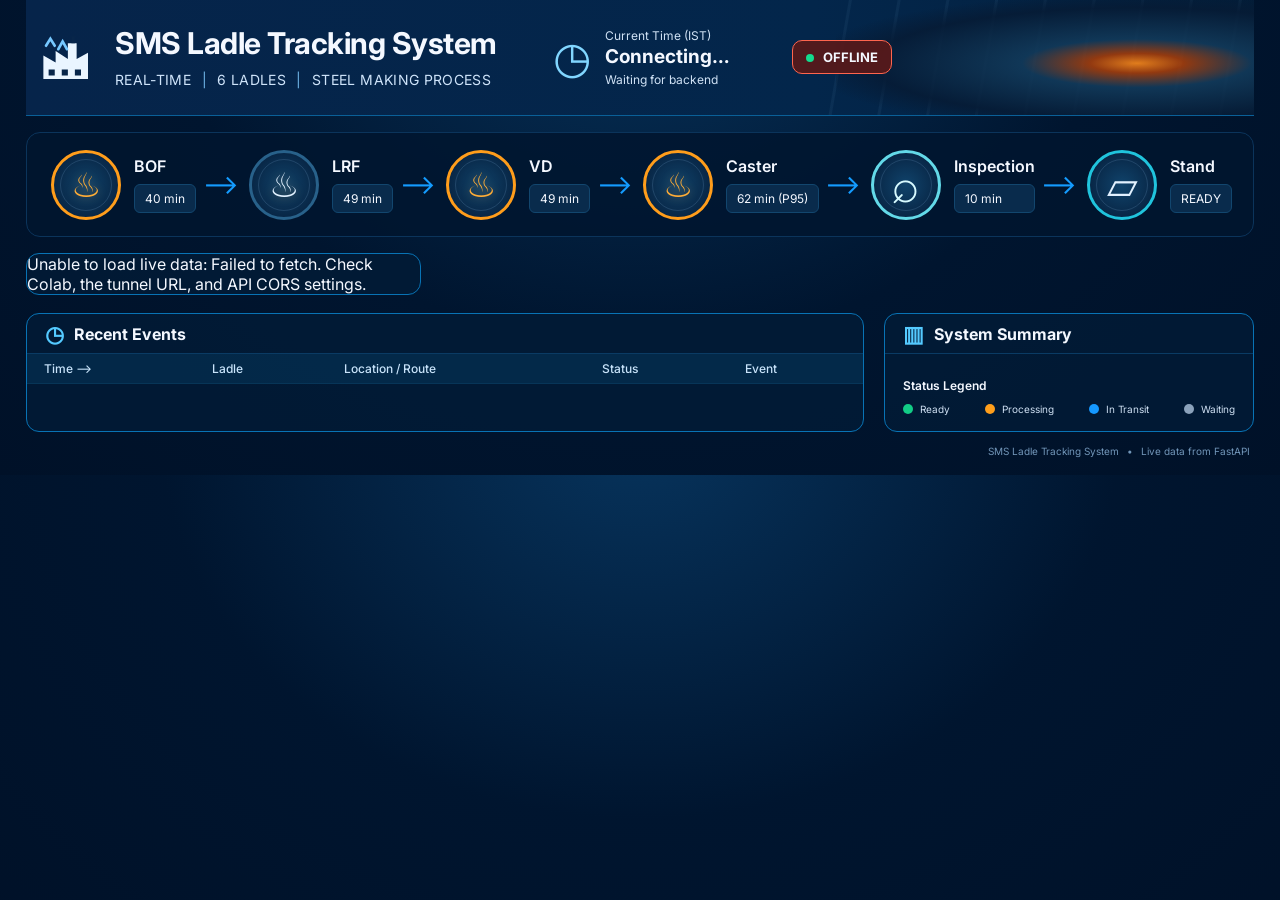
<file: frontend/index.html>
<!DOCTYPE html>
<html lang="en">
<head>
  <meta charset="UTF-8">
  <meta name="viewport" content="width=device-width, initial-scale=1.0">
  <title>SMS Ladle Tracking System</title>
  <link rel="stylesheet" href="style.css">
</head>
<body>
  <main class="dashboard">
    <header class="topbar">
      <div class="brand">
        <div class="factory-mark" aria-hidden="true">
          <svg viewBox="0 0 64 64"><path d="M5 56V29l14 8V24l14 9V15h10v18l13-7v30H5Z" fill="currentColor"/><path d="M11 45h7v7h-7zm15 0h7v7h-7zm15 0h7v7h-7zM37 7h4v8h-4z" fill="#08264a"/><path d="M8 18l5-8 5 8M22 22l5-9 5 9" fill="none" stroke="#76c8ff" stroke-width="3" stroke-linecap="round"/></svg>
        </div>
        <div class="brand-copy">
          <h1>SMS Ladle Tracking System</h1>
          <p>REAL-TIME <span>|</span> 6 LADLES <span>|</span> STEEL MAKING PROCESS</p>
        </div>
      </div>
      <div class="top-right">
        <div class="clock-symbol">◷</div>
        <div class="clock-text"><span>Current Time (IST)</span><strong id="currentTime">Connecting…</strong><small id="currentDate">Waiting for backend</small></div>
        <div class="live-pill" id="connectionStatus"><i></i> CONNECTING</div>
      </div>
    </header>

    <section class="process-flow">
      <div class="process-step"><div class="process-icon orange"><span class="vessel">♨</span></div><div class="process-info"><b>BOF</b><span>40 min</span></div></div>
      <div class="arrow">⟶</div>
      <div class="process-step"><div class="process-icon"><span class="vessel">♨</span></div><div class="process-info"><b>LRF</b><span>49 min</span></div></div>
      <div class="arrow">⟶</div>
      <div class="process-step"><div class="process-icon orange"><span class="vessel">♨</span></div><div class="process-info"><b>VD</b><span>49 min</span></div></div>
      <div class="arrow">⟶</div>
      <div class="process-step"><div class="process-icon orange"><span class="vessel">♨</span></div><div class="process-info"><b>Caster</b><span>62 min (P95)</span></div></div>
      <div class="arrow">⟶</div>
      <div class="process-step"><div class="process-icon inspect"><span>⌕</span></div><div class="process-info"><b>Inspection</b><span>10 min</span></div></div>
      <div class="arrow">⟶</div>
      <div class="process-step"><div class="process-icon stand"><span>▱</span></div><div class="process-info"><b>Stand</b><span class="ready-chip">READY</span></div></div>
    </section>

    <section class="ladle-grid" id="ladleGrid"></section>

    <section class="bottom-grid">
      <section class="panel events-panel">
        <div class="panel-title"><span class="title-icon">◷</span>Recent Events</div>
        <div class="table-wrap"><table><thead><tr><th>Time ⟶</th><th>Ladle</th><th>Location / Route</th><th>Status</th><th>Event</th></tr></thead><tbody id="eventsBody"></tbody></table></div>
      </section>
      <aside class="panel summary-panel">
        <div class="panel-title"><span class="title-icon bars">▥</span>System Summary</div>
        <div class="summary-cards" id="summaryCards"></div>
        <div class="legend-title">Status Legend</div>
        <div class="legend"><span><i class="dot ready"></i>Ready</span><span><i class="dot processing"></i>Processing</span><span><i class="dot transit"></i>In Transit</span><span><i class="dot waiting"></i>Waiting</span></div>
      </aside>
    </section>
    <footer>SMS Ladle Tracking System <span>•</span> Live data from FastAPI</footer>
  </main>
  <script src="script.js"></script>
</body>
</html>
</file>
<file: frontend/style.css>
@import url('https://fonts.googleapis.com/css2?family=Inter:wght@400;500;600;700;800&display=swap');
:root{--bg:#00142e;--panel:#031d3b;--line:#0874b8;--blue:#1598ff;--text:#f4f8ff;--muted:#c5d9ef;--orange:#ff9e1b;--green:#12cc86;--gray:#8ba2bb}
*{box-sizing:border-box}
body{margin:0;background:radial-gradient(ellipse at 50% -10%,#07345d 0%,#00152f 53%,#001128 100%);color:var(--text);font-family:Inter,"Segoe UI",Arial,sans-serif}
.dashboard{width:100%;max-width:1800px;margin:auto;padding:0 26px 18px}
.topbar{height:116px;display:flex;align-items:center;justify-content:space-between;gap:20px;padding:15px 13px;border-bottom:1px solid #0a6098;position:relative;overflow:hidden;background:linear-gradient(90deg,#06244a 0%,#03264b 64%,rgba(3,32,60,.75) 100%)}
.topbar:after{content:"";position:absolute;right:0;top:0;width:34%;height:100%;opacity:.88;background:radial-gradient(ellipse at 72% 55%,#ff8a18 0%,#a63d0a 11%,#123a5a 27%,#061b35 62%,transparent 78%);pointer-events:none}
.topbar:before{content:"";position:absolute;right:0;top:0;width:35%;height:100%;background:repeating-linear-gradient(100deg,transparent 0 24px,rgba(112,169,208,.12) 25px 27px,transparent 28px 48px);opacity:.6;pointer-events:none}
.brand,.top-right{display:flex;align-items:center;position:relative;z-index:1}.brand{gap:20px}.factory-mark{width:56px;height:62px;color:#eaf5ff;flex-shrink:0}.factory-mark svg{width:100%;height:100%}
h1{font-size:30px;line-height:1.1;margin:0 0 11px;letter-spacing:-.5px;font-weight:700}.brand p{margin:0;font-size:14px;letter-spacing:.35px;color:#cfe4fa}.brand p span{padding:0 6px;color:#71b7e9}
.top-right{gap:14px;margin-right:29%;}.clock-symbol{font-size:44px;color:#81d6ff;line-height:1}.clock-text{display:flex;flex-direction:column;gap:3px;min-width:165px}.clock-text span,.clock-text small{font-size:12px;color:#d0e2f5}.clock-text strong{font-size:19px;line-height:1.2}.live-pill{margin-left:8px;padding:8px 13px;border:1px solid #00b982;border-radius:10px;background:rgba(0,70,66,.88);font-size:13px;font-weight:700;white-space:nowrap}.live-pill i{display:inline-block;width:8px;height:8px;background:#13db8d;border-radius:50%;margin-right:6px}
.process-flow{height:105px;margin:16px 0;padding:12px 24px;border:1px solid #0b345b;border-radius:14px;background:rgba(1,22,47,.86);display:flex;align-items:center;justify-content:space-between;gap:10px}
.process-step{display:flex;align-items:center;gap:13px;min-width:0}.process-icon{width:70px;height:70px;flex:0 0 70px;border-radius:50%;display:grid;place-items:center;border:3px solid #28618a;background:radial-gradient(circle,#10436b,#051b37);color:#e2f1ff;position:relative}.process-icon:after{content:"";position:absolute;inset:6px;border:1px solid rgba(153,207,245,.16);border-radius:50%}.process-icon.orange{border-color:#ff9d1b;color:#ffad37}.process-icon.inspect{border-color:#63d9e8;color:#d7faff;font-size:48px}.process-icon.stand{border-color:#20c4dd;font-size:40px}.vessel{font-size:34px;filter:drop-shadow(0 0 5px rgba(255,145,20,.4))}.process-info{display:flex;flex-direction:column;gap:8px}.process-info b{font-size:16px;font-weight:600}.process-info span{font-size:12px;padding:6px 10px;border-radius:6px;background:#092b4c;border:1px solid #12466e;white-space:nowrap}.process-info .ready-chip{background:#092b4c}.arrow{color:#149cff;font-size:27px;white-space:nowrap}
.ladle-grid{display:grid;grid-template-columns:repeat(3,minmax(0,1fr));gap:18px 22px}
.ladle-card{position:relative;overflow:hidden;padding:22px 25px 16px 30px;min-height:224px;border:1px solid #0875b7;border-radius:13px;background:linear-gradient(125deg,rgba(4,34,65,.99),rgba(1,24,49,.99));box-shadow:inset 0 1px 0 rgba(255,255,255,.025)}
.ladle-card:before{content:"";position:absolute;left:0;top:0;bottom:0;width:10px;background:var(--status-color)}
.ladle-top{display:flex;align-items:center;gap:14px}.ladle-icon{display:grid;place-items:center;width:58px;height:58px;flex:0 0 58px;border-radius:50%;border:2px solid var(--status-color);color:var(--status-color);background:rgba(16,73,113,.4);font-size:30px;text-shadow:0 0 7px currentColor}.ladle-name{font-size:27px;font-weight:700;line-height:1.1}.location{color:#e1edfb;margin-top:7px;font-size:13px}.pin{color:#ffad31;font-size:16px;padding-right:6px}.status{margin-left:auto;align-self:flex-start;padding:7px 13px;border-radius:22px;font-size:12px;font-weight:700;white-space:nowrap;color:white}.status.processing{background:#965800;border:1px solid #f49a13}.status.transit{background:#0055b9;border:1px solid #168cff}.status.ready{background:#00784f;border:1px solid #00c886}.status.waiting{background:#304965;border:1px solid #47627f}
.progress-line{display:flex;align-items:center;gap:12px;margin:20px 0 24px}.progress-track{flex:1;height:17px;background:#183a5d;border-radius:20px;overflow:hidden}.progress-fill{height:100%;border-radius:inherit;background:linear-gradient(90deg,#ff9b17,#ffad32)}.progress-fill.transit{background:linear-gradient(90deg,#087ee7,#1b99ff)}.progress-fill.ready{background:linear-gradient(90deg,#0ac57b,#17d38a)}.progress-value{font-size:12px;min-width:30px}
.card-details{display:grid;grid-template-columns:1fr 1fr}.detail{display:flex;gap:12px;align-items:flex-start;min-width:0}.detail+.detail{border-left:1px solid #0b3456;padding-left:20px;margin-left:8px}.detail-icon{color:#a7c9e9;font-size:28px;line-height:1}.detail-label{display:block;color:#c1d8ef;font-size:11px;margin-bottom:6px}.detail strong{display:block;font-size:20px;line-height:1.2}.detail small{display:block;color:#c7d8eb;font-size:11px;margin-top:5px;line-height:1.3}
.bottom-grid{display:grid;grid-template-columns:minmax(0,2.15fr) minmax(330px,.95fr);gap:20px;margin-top:18px}.panel{border:1px solid #0873b5;border-radius:13px;background:rgba(2,27,54,.92);overflow:hidden}.panel-title{height:40px;display:flex;align-items:center;gap:10px;padding:0 18px;border-bottom:1px solid #0a3b64;font-size:16px;font-weight:700}.title-icon{color:#54caff;font-size:22px}.table-wrap{overflow-x:auto}table{width:100%;border-collapse:collapse;font-size:12px;white-space:nowrap}th,td{padding:7px 17px;text-align:left;border-bottom:1px solid rgba(12,64,101,.55)}th{color:#c8e3fa;font-weight:500;background:rgba(5,48,82,.7)}td{color:#e4effc}tbody tr:last-child td{border-bottom:0}.table-status{display:inline-block;border-radius:14px;padding:4px 10px;font-size:10px;font-weight:700;min-width:84px;text-align:center}.table-status.processing{background:#925600;border:1px solid #f0a01b}.table-status.transit{background:#0059bd;border:1px solid #178bff}.table-status.ready{background:#007c52;border:1px solid #0ac98a}.table-status.waiting{background:#304a65;border:1px solid #536a83}
.summary-cards{display:grid;grid-template-columns:1fr 1fr;gap:8px;padding:12px}.summary-card{min-height:68px;border:1px solid #0b4a78;border-radius:12px;display:flex;align-items:center;gap:12px;padding:9px 12px;background:rgba(1,25,50,.7)}.summary-icon{width:39px;height:39px;display:grid;place-items:center;border-radius:50%;font-size:23px;background:#073b69;color:#6fc9ff}.summary-card:nth-child(2) .summary-icon{color:#2ae8a1;background:#064b40}.summary-card:nth-child(3) .summary-icon{color:#ffb239;background:#503b17}.summary-card:nth-child(4) .summary-icon{color:#58b5ff;background:#0c3b70}.summary-card span{display:block;font-size:11px;color:#d7e7f8;margin-bottom:4px}.summary-card strong{font-size:19px}.legend-title{font-size:12px;font-weight:600;padding:0 18px 10px}.legend{display:flex;justify-content:space-between;gap:8px;padding:0 18px 16px;flex-wrap:wrap}.legend span{display:flex;align-items:center;gap:7px;color:#cfe0f3;font-size:10px}.dot{width:10px;height:10px;border-radius:50%;display:inline-block}.dot.ready{background:var(--green)}.dot.processing{background:var(--orange)}.dot.transit{background:var(--blue)}.dot.waiting{background:var(--gray)}footer{padding:13px 4px 0;text-align:right;color:#7196b9;font-size:10px}footer span{padding:0 5px}
@media(max-width:1200px){.top-right{margin-right:18%}.process-flow{height:auto;flex-wrap:wrap;justify-content:center}.process-step{min-width:26%}.arrow{display:none}.ladle-grid{grid-template-columns:repeat(2,minmax(0,1fr))}.bottom-grid{grid-template-columns:1fr}}
@media(max-width:720px){.dashboard{padding:0 12px 16px}.topbar{height:auto;min-height:110px;align-items:flex-start;flex-direction:column}.topbar:after,.topbar:before{width:28%;opacity:.4}.brand{gap:12px}.factory-mark{width:42px;height:48px}h1{font-size:22px}.brand p{font-size:10px}.top-right{margin:0;gap:10px}.clock-symbol{font-size:32px}.clock-text{min-width:135px}.clock-text strong{font-size:16px}.process-flow{justify-content:flex-start;padding:12px}.process-step{min-width:calc(50% - 8px);gap:8px}.process-icon{width:50px;height:50px;flex-basis:50px}.process-info b{font-size:14px}.ladle-grid{grid-template-columns:1fr}.ladle-card{padding:18px 15px 16px 23px}.ladle-name{font-size:23px}.status{font-size:10px;padding:6px 8px}.detail{gap:7px}.detail+.detail{padding-left:10px;margin-left:0}.detail strong{font-size:17px}.summary-cards{grid-template-columns:1fr 1fr}}
</file>
